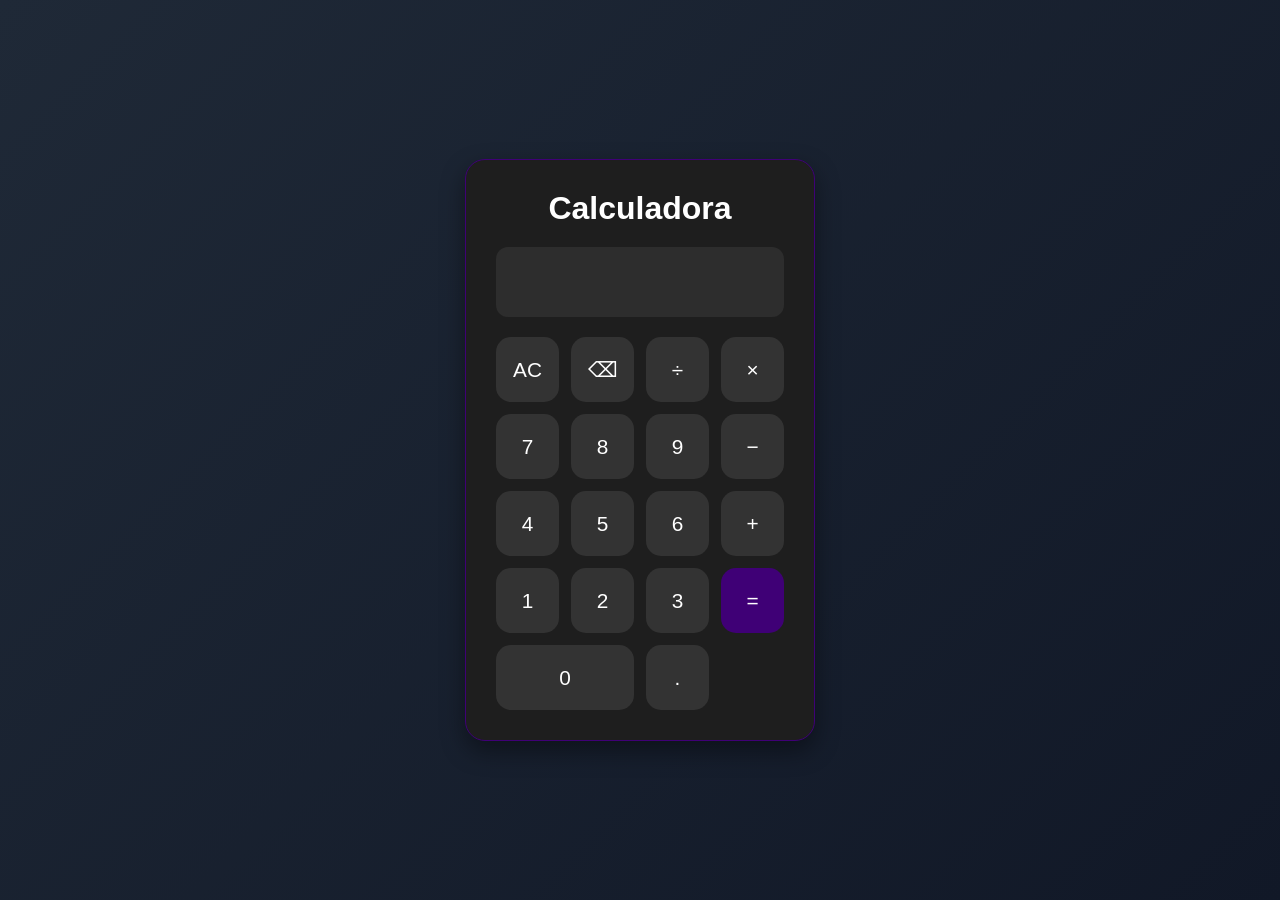
<file: Calculadora/index.html>
<!DOCTYPE html>
<html lang="pt-BR">
<head>
    <meta charset="UTF-8">
    <meta name="viewport" content="width=device-width, initial-scale=1.0">
    <title>Calculadora</title>
    <link rel="stylesheet" href="style.css">
</head>
<body>

    <div class="calculadora">
        <h1>Calculadora</h1>

        <input type="text" id="resultado" readonly>

        <div class="botoes">
            <button onclick="limpar()">AC</button>
            <button onclick="apagar()">⌫</button>
            <button onclick="adicionar('/')">÷</button>
            <button onclick="adicionar('*')">×</button>

            <button onclick="adicionar('7')">7</button>
            <button onclick="adicionar('8')">8</button>
            <button onclick="adicionar('9')">9</button>
            <button onclick="adicionar('-')">−</button>

            <button onclick="adicionar('4')">4</button>
            <button onclick="adicionar('5')">5</button>
            <button onclick="adicionar('6')">6</button>
            <button onclick="adicionar('+')">+</button>

            <button onclick="adicionar('1')">1</button>
            <button onclick="adicionar('2')">2</button>
            <button onclick="adicionar('3')">3</button>
            <button class="igual" onclick="calcular()">=</button>

            <button class="zero" onclick="adicionar('0')">0</button>
            <button onclick="adicionar('.')">.</button>
        </div>
    </div>

<script>
    const resultado = document.getElementById("resultado");

    function adicionar(valor) {
        resultado.value += valor;
    }

    function limpar() {
        resultado.value = "";
    }

    function apagar() {
        resultado.value = resultado.value.slice(0, -1);
    }

    function calcular() {
        try {
            resultado.value = eval(resultado.value);
        } catch {
            resultado.value = "Erro";
        }
    }
</script>

</body>
</html>
</file>
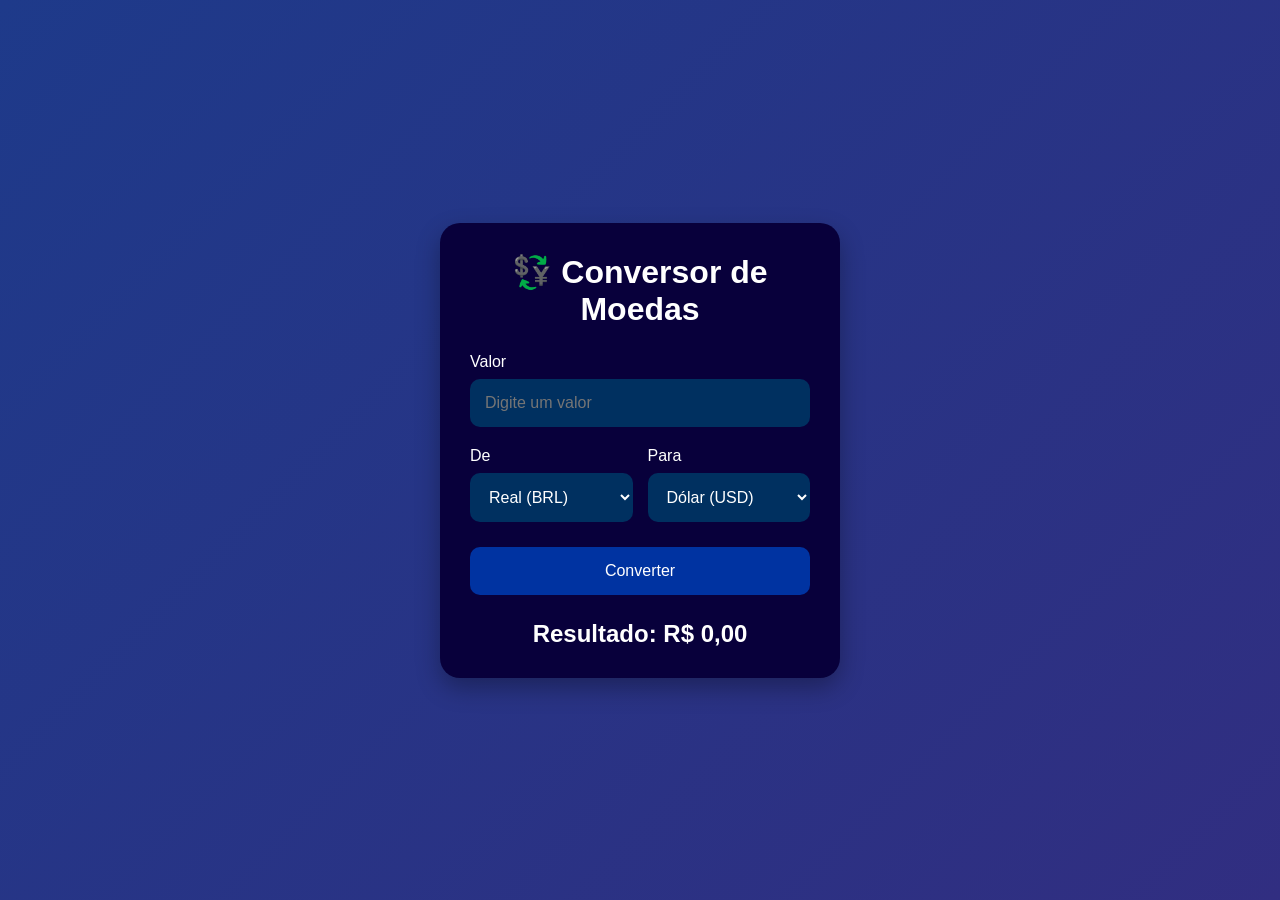
<file: Conversor-Moedas/index.html>
<!DOCTYPE html>
<html lang="pt-BR">
<head>
    <meta charset="UTF-8">
    <meta name="viewport" content="width=device-width, initial-scale=1.0">
    <title>Conversor de Moedas</title>
    <link rel="stylesheet" href="style.css">
</head>
<body>

    <main class="container">

        <h1>💱 Conversor de Moedas</h1>

        <div class="campo">
            <label>Valor</label>
            <input type="number" id="valor" placeholder="Digite um valor">
        </div>

        <div class="moedas">

            <div>
                <label>De</label>
                <select id="de">
                    <option value="BRL">Real (BRL)</option>
                    <option value="USD">Dólar (USD)</option>
                    <option value="EUR">Euro (EUR)</option>
                    <option value="GBP">Libra (GBP)</option>
                </select>
            </div>

            <div>
                <label>Para</label>
                <select id="para">
                    <option value="USD">Dólar (USD)</option>
                    <option value="BRL">Real (BRL)</option>
                    <option value="EUR">Euro (EUR)</option>
                    <option value="GBP">Libra (GBP)</option>
                </select>
            </div>

        </div>

        <button id="converter">Converter</button>

        <div class="resultado">
            <h2 id="resultado">Resultado: R$ 0,00</h2>
        </div>

    </main>

    <script src="script.js"></script>

</body>
</html>
</file>
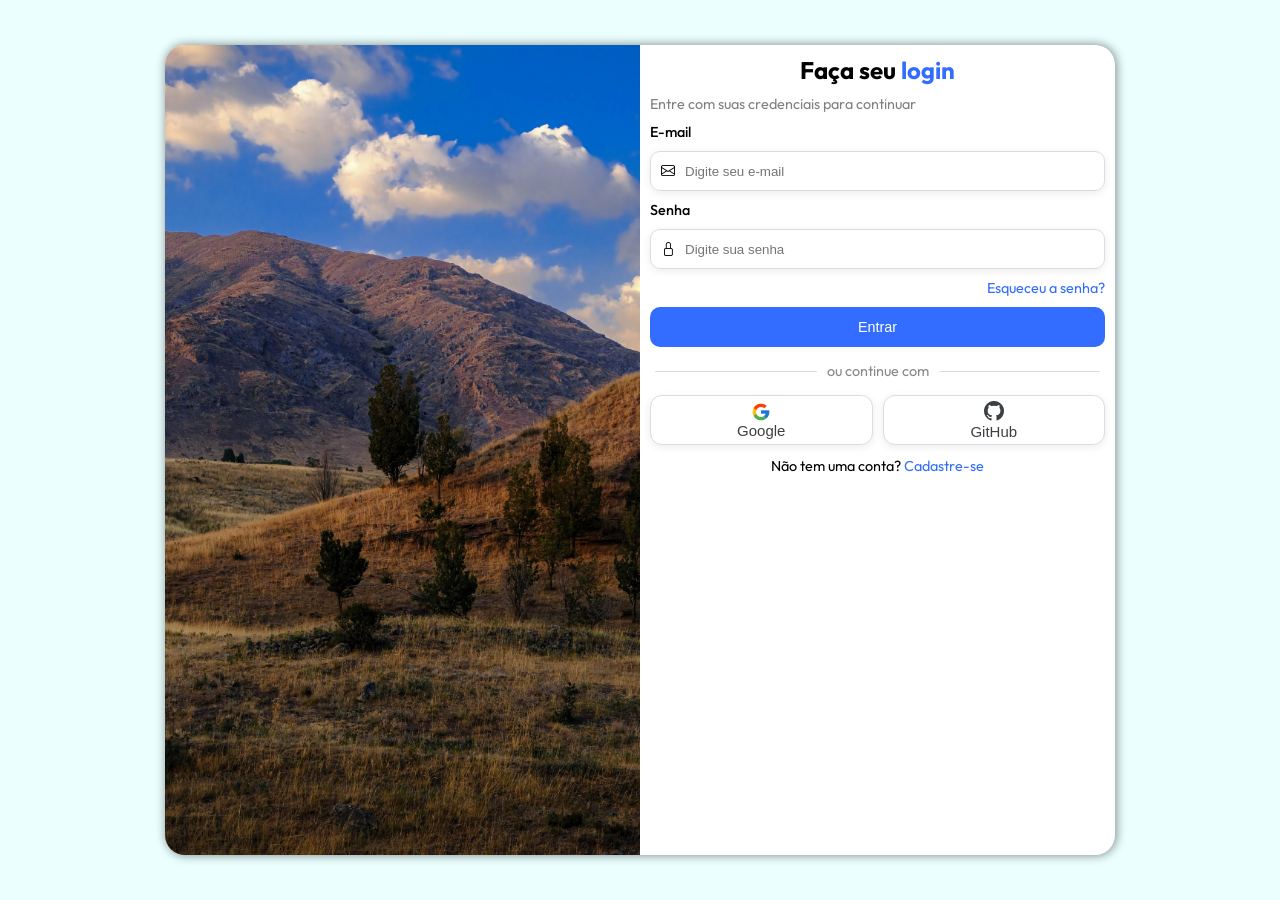
<file: Landing-page/index.html>
<!DOCTYPE html>
<html lang="pt-br">
<head>
    <meta charset="UTF-8">
    <meta name="viewport" content="width=device-width, initial-scale=1.0">
    <title>Página de Login</title>
    <link rel="stylesheet" href="style.css">
    <link rel="stylesheet" href="media-queries.css">
    <link rel="stylesheet" href="https://cdn.jsdelivr.net/npm/bootstrap-icons@1.13.1/font/bootstrap-icons.min.css">
</head>
<body>
     <main>
        <section id="login">
            <div id="imagem">

            </div>
            <div id="formulario">
                <h1>Faça seu <span style="color: #336dff">login</span></h1>
                <p>Entre com suas credenciais para continuar</p>
                <form action="login.php" method="post">
                    <label for="ilogin">E-mail</label>
                    <div class="campo">
                        <i class="bi bi-envelope"></i>
                        <input type="email" name="login" id="ilogin" placeholder="Digite seu e-mail" autocomplete="email" required maxlength="30">
                    </div>
                    <label for="isenha">Senha</label>
                    <div class="campo">
                        <i class="bi bi-lock"></i>
                        <input type="password" name="senha"  id="isenha" placeholder="Digite sua senha" autocomplete="current-password" required minlength="8" maxlength="20">
                    </div>
                    <a class="esq-senha" href="">Esqueceu a senha?</a>
                    <input type="submit" value="Entrar">
                 <div class="divisor">
                <p class="ou-continue-com">ou continue com</p>
                </div>
                <div class="social-buttons">
                    <button type="button" class="google-btn" onclick="alert('Funcionalidade em desenvolvimento')">
                        <img src="imagens/botao-google.png" alt="">
                        Google
                    </button>
                     <button type="button" class="github-btn" onclick="alert('Funcionalidade em desenvolvimento')">
                        <i class="bi bi-github"></i>
                        <span>GitHub</span>
                    </button>
                </div>
                <p class="criar-conta">Não tem uma conta?<a href="#"> Cadastre-se</a></p>
                </form>
                
               
            </div>
        </section>

     </main>
</body>
</html>
</file>
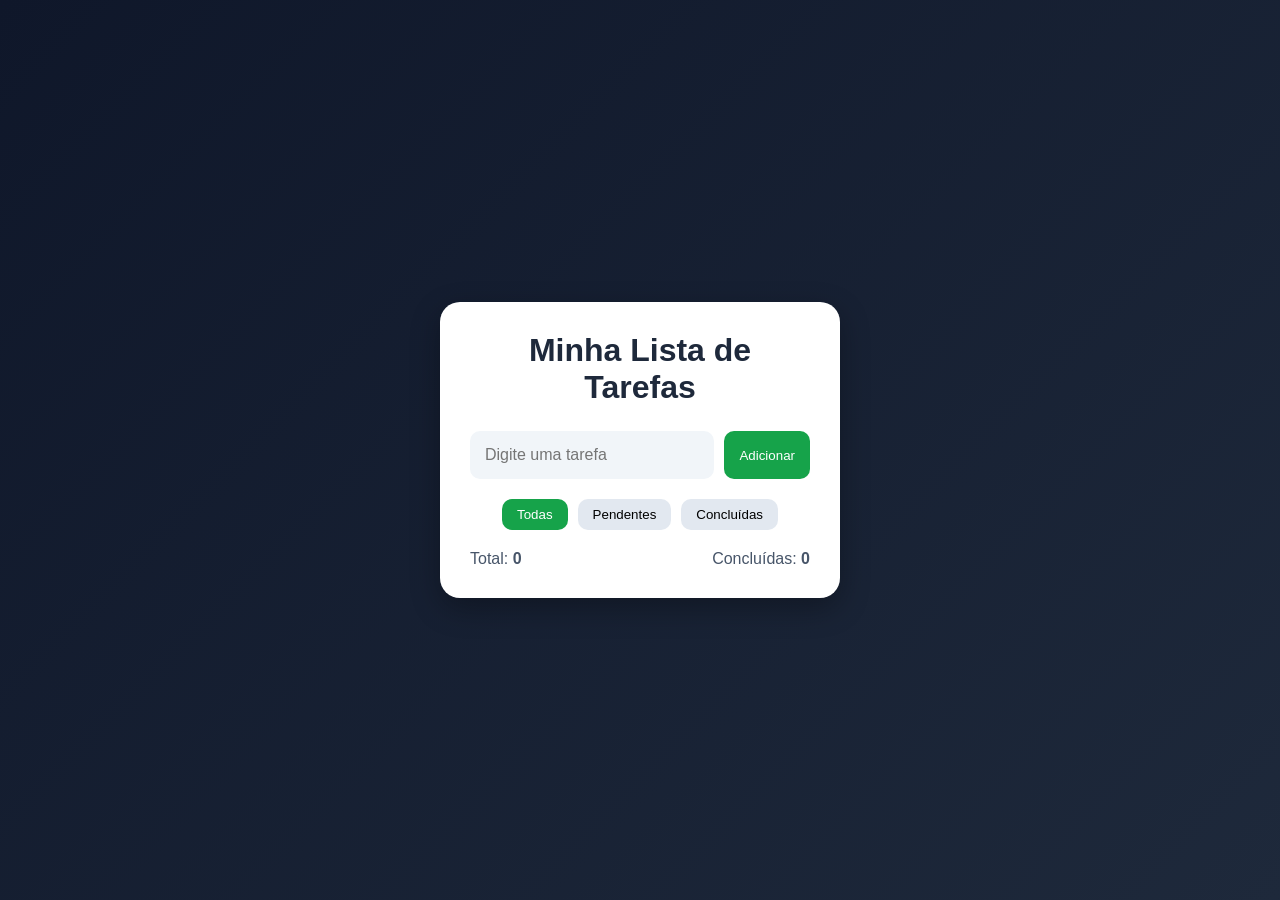
<file: Lista-tarefas/index.html>
<!DOCTYPE html>
<html lang="pt-BR">
<head>
    <meta charset="UTF-8">
    <meta name="viewport" content="width=device-width, initial-scale=1.0">
    <title>Lista de Tarefas</title>
    <link rel="stylesheet" href="style.css">
</head>
<body>

    <main class="container">
        <h1>Minha Lista de Tarefas</h1>

        <div class="input-area">
            <input type="text" id="tarefaInput" placeholder="Digite uma tarefa">
            <button id="btnAdicionar">Adicionar</button>
        </div>

        <div class="filtros">
            <button class="filtro ativo" data-filtro="todas">Todas</button>
            <button class="filtro" data-filtro="pendentes">Pendentes</button>
            <button class="filtro" data-filtro="concluidas">Concluídas</button>
        </div>

        <ul id="listaTarefas"></ul>

        <div class="rodape">
            <span>Total: <strong id="total">0</strong></span>
            <span>Concluídas: <strong id="concluidas">0</strong></span>
        </div>
    </main>

    <script src="script.js"></script>
</body>
</html>
</file>
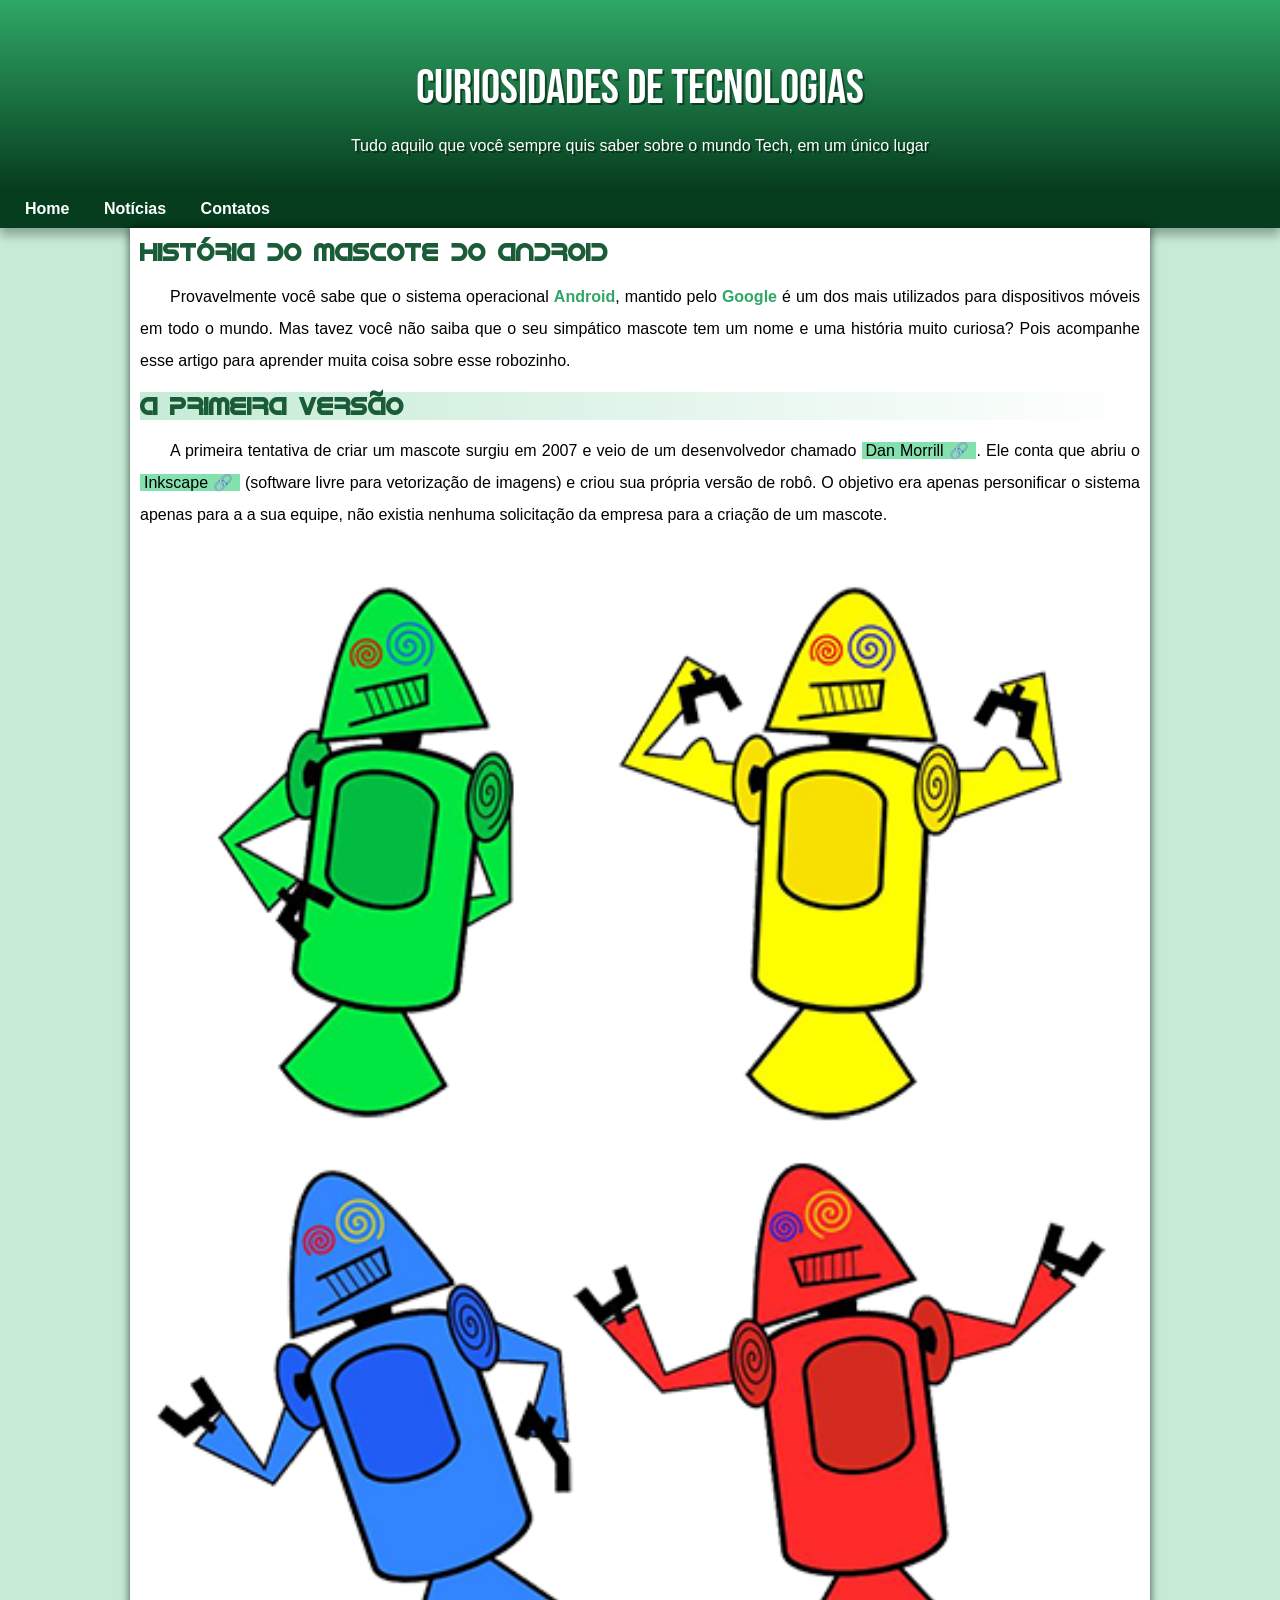
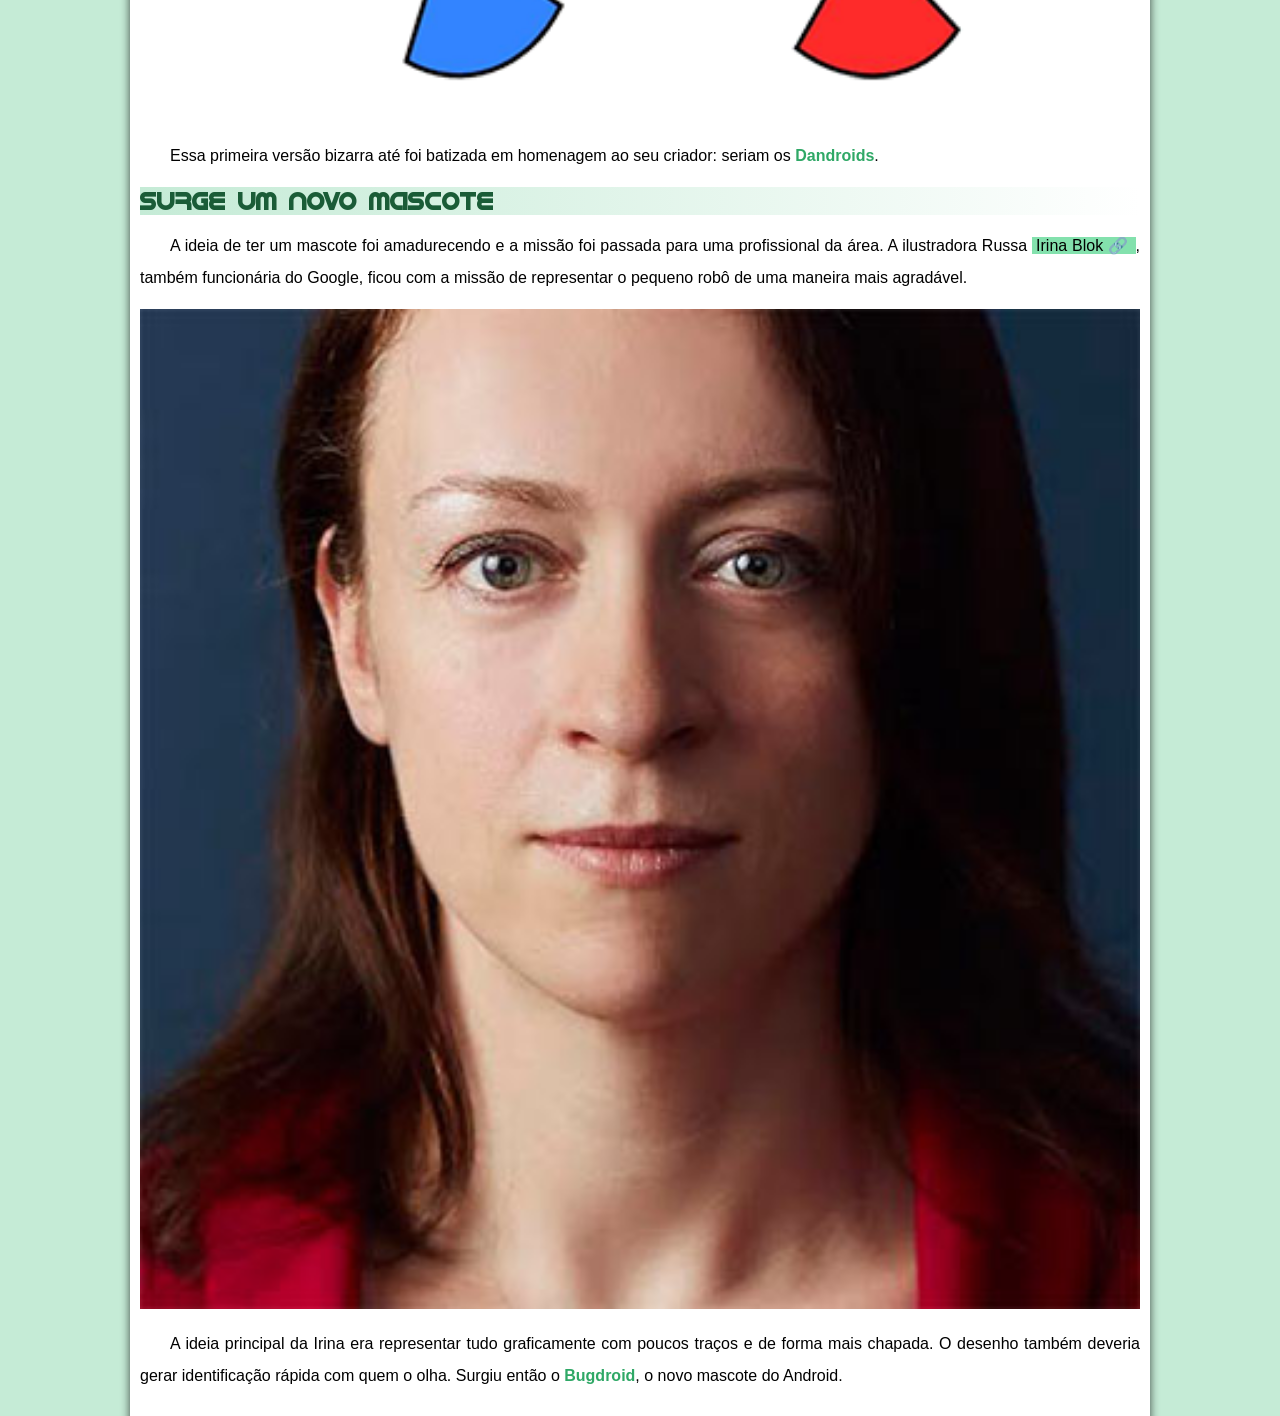
<file: Projeto-Android/index.html>
<!DOCTYPE html>
<html lang="pt-br">
<head>
    <meta charset="UTF-8">
    <meta name="viewport" content="width=device-width, initial-scale=1.0">
    <title>Mini Projeto</title>
    <link rel="stylesheet" href="https://cdnjs.cloudflare.com/ajax/libs/font-awesome/6.5.1/css/all.min.css">
    <link rel="stylesheet" href="estilo/style.css">
<link rel="shortcut icon" href="imagens/favicon.ico" type="image/x-icon">
</head>
<body>
    <header>
        <h1>CURIOSIDADES DE TECNOLOGIAS</h1>
        <p>Tudo aquilo que você sempre quis saber sobre o mundo Tech, em um único lugar</p>
    </header>
      <nav>
            <a href="#">Home</a> 
            <a href="#">Notícias</a>
            <a href="#">Contatos</a>
        </nav>
    <main>
        <article>
            <h1>História do Mascote do Android</h1>

            <p>Provavelmente você sabe que o sistema operacional <strong>Android</strong>, mantido pelo <strong>Google</strong> é um dos mais utilizados para dispositivos móveis em todo o mundo. Mas tavez você não saiba que o seu simpático mascote tem um nome e uma história muito curiosa? Pois acompanhe esse artigo para aprender muita coisa sobre esse robozinho.</p>

            <h2>A primeira versão</h2>

            <p>A primeira tentativa de criar um mascote surgiu em 2007 e veio de um desenvolvedor chamado <a class="externo"href="https://androidcommunity.com/dan-morrill-shows-us-the-android-mascot-that-almost-was-20130103/" target="_blank" type="external">Dan Morrill</a>. Ele conta que abriu o <a class="externo"href="https://inkscape.org/release/inkscape-1.4.2/windows/64-bit/msi/dl/" target="_blank" type="external">Inkscape</a> (software livre para vetorização de imagens) e criou sua própria versão de robô. O objetivo era apenas personificar o sistema apenas para a a sua equipe, não existia nenhuma solicitação da empresa para a criação de um mascote.</p>

            <picture>
                <source media="(max-width:750px)" srcset="imagens/dan-droids-pq.png" type="image/png">
                <img src="imagens/dan-droids.png" alt="Primeiro mascote do android">
            </picture>

            <p>Essa primeira versão bizarra até foi batizada em homenagem ao seu criador: seriam os <strong>Dandroids</strong>.</p>

            <h2>Surge um novo mascote</h2>

            <p>A ideia de ter um mascote foi amadurecendo e a missão foi passada para uma profissional da área. A ilustradora Russa <a class="externo"href="https://www.irinablok.com/" target="_blank" type="external">Irina Blok</a>, também funcionária do Google, ficou com a missão de representar o pequeno robô de uma maneira mais agradável.</p>

            <picture>
                <source media="(max-width: 750px )" srcset="imagens/irina-blok-pq.jpg" type="image/png">
                <img src="imagens/irina-blok.jpg" alt="IrinaBlock criadora">
            </picture>

            <p>A ideia principal da Irina era representar tudo graficamente com poucos traços e de forma mais chapada. O desenho também deveria gerar identificação rápida com quem o olha. Surgiu então o <strong>Bugdroid</strong>, o novo mascote do Android.</p>

            <img class="bugd" src="imagens/bugdroid.png" alt="Novo mascote android">

            <p>A principal inspiração para os traços do novo Bugdroid veio daqueles bonequinhos que ilustram portas de banheiro para indicar o gênero de cada porta. Conta a lenda que a artista estava criando em sua mesa no escritório do Google e olhou para o lado dos banheiros e a identificação foi imediata: simples, limpo, objetivo.</p>

            
                <div id="video"><iframe width="560" height="315" src="https://www.youtube.com/embed/5K4pEk19nhs?si=qgjiia6gm9ScZ9Y1" title="YouTube video player" frameborder="0" allow="accelerometer; autoplay; clipboard-write; encrypted-media; gyroscope; picture-in-picture; web-share" referrerpolicy="strict-origin-when-cross-origin" allowfullscreen></iframe></div>
            
            
            <aside>
                <h3>Quer aprender mais?</h3>
                <p>Outro assunto curioso em relação ao Android é que cada versão sempre foi nomeada em homenagem a um doce, em ordem alfabética a partir da versão 1.5 até a 9.0.</p>
                <ul>
                    <li><abbr title="Bolo do copo">1.5 - Cupcake</abbr></li>
                    <li><abbr title="Rosquinha">1.6 - Donut</abbr></li>
                    <li><abbr title="Bomba">3.0 - Eclair</abbr></li>
                    <li><abbr title="Iogurte Congelado">2.2 - Froyo</abbr></li>
                    <li><abbr title="Biscoito de Gemgibre">2.3 - Gingerbread</abbr> </li>
                    <li><abbr title="Favo de Mel">3.0 - Honeycomb</abbr></li>
                    <li><abbr title="Sanduiche de Sorvete">4.0 - Ice Cream Sandwich</abbr></li>
                    <li><abbr title="Jujuba">4.1 - Jelly Bean</abbr></li>
                    <li><abbr title="KitKat">4.4 - KitKat</abbr></li>
                    <li><abbr title="Pirulito">5.0 - Lolipop</abbr></li>
                    <li><abbr title="Marshmallow">6.0 - Marshmallow</abbr></li>
                    <li><abbr title="Torrone">7.0 - Nougat</abbr></li>
                    <li><abbr title="Oreo">8.0 - Oreo</abbr></li>
                    <li><abbr title="Torta">9.0 - Pie</abbr></li>
                </ul>
                <p>
                    Infelizmente, o <strong>Android Q</strong> não existiu, pois o Google resolveu pôr fim a essa divertida prática e começou a usar numerações, o que deu origem ao Android 10.
                    Acesse aqui o site <a class="externo" href="https://www.android.com/why-android/" target="_blank" type="external">Android History</a> para conhecer a sequência das versões "adocicadas" e o que cada uma trouxe para o sistema Android.</p>
               
            </aside>
                <p>Então é isso! Espero que você tenha gostado do nosso artigo com essa curiosidade sobre o sistema <strong>Android</strong> e seu simpático mascote.  </p>
        </article>
    </main>
    <footer>
        <p>Site criado por <strong>Gustavo Guanabara </strong>.</p>
    </footer>
    
    
</body>
</html>
</file>
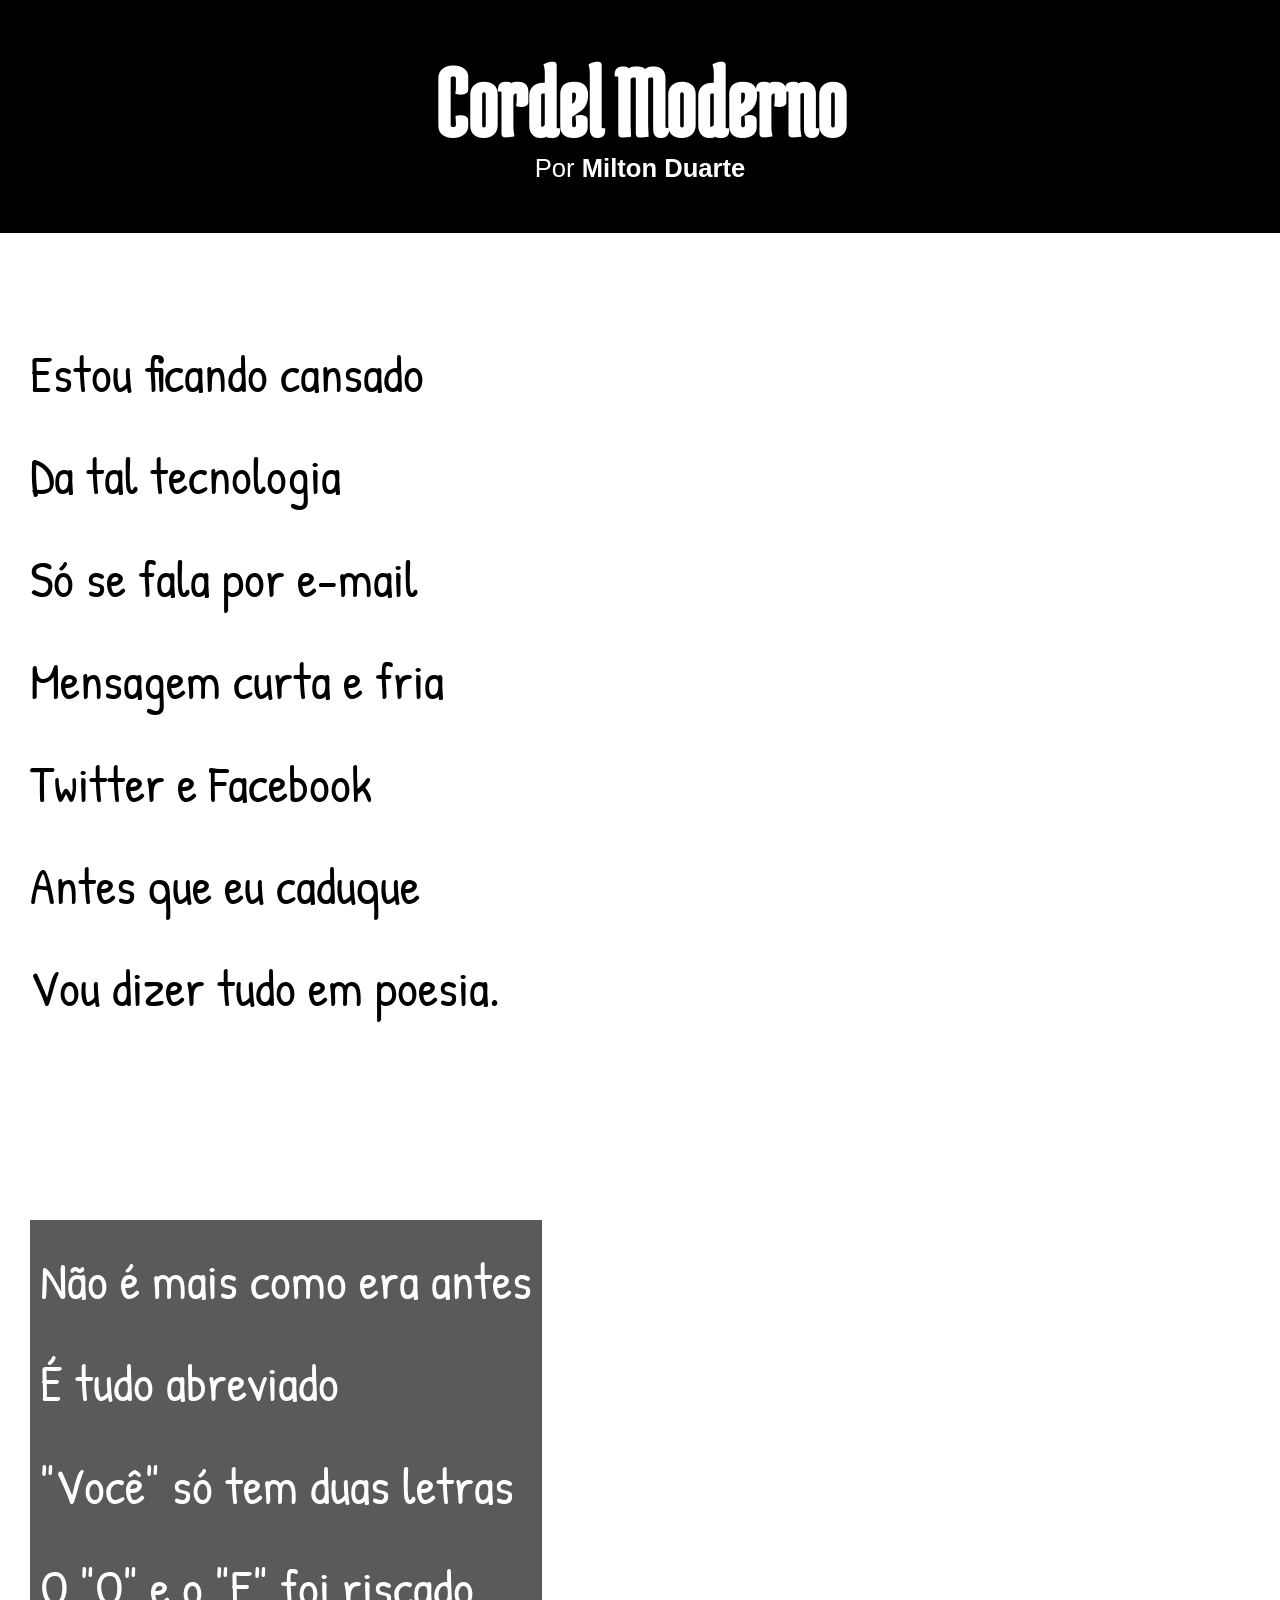
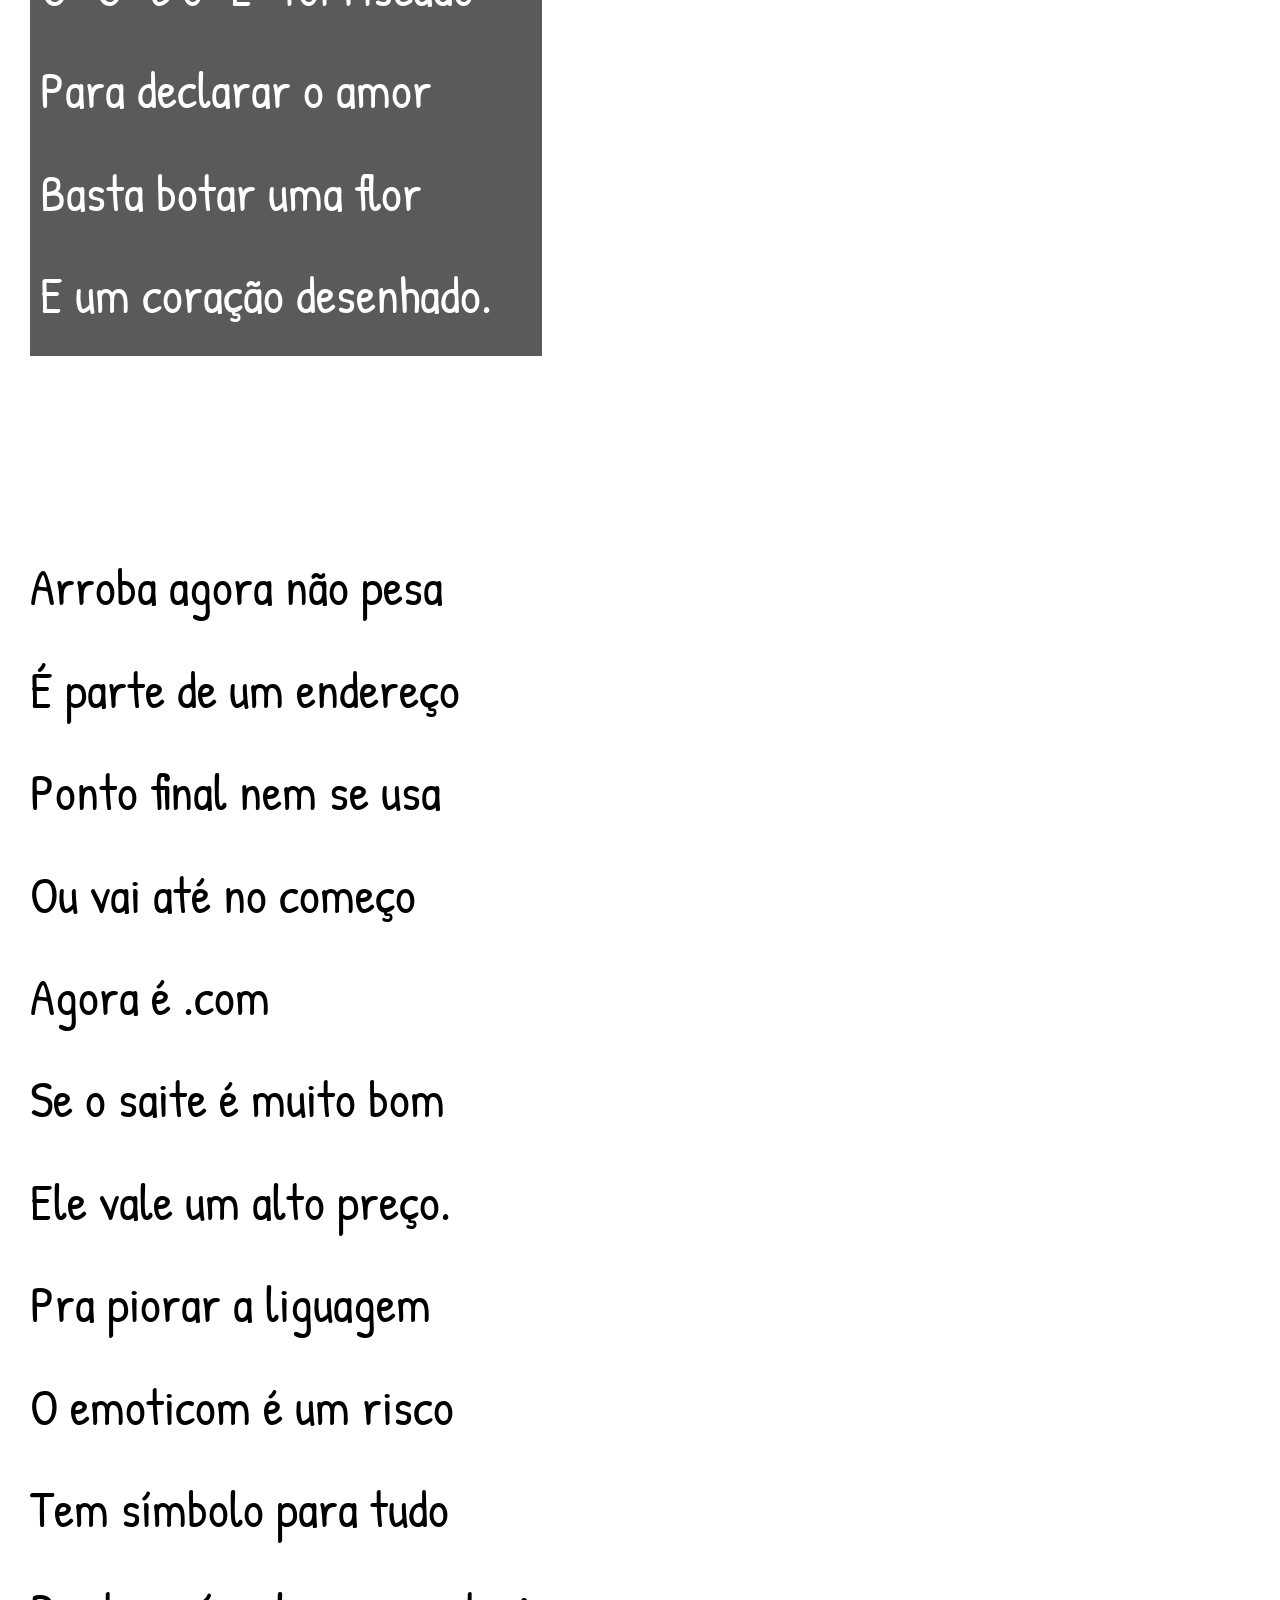
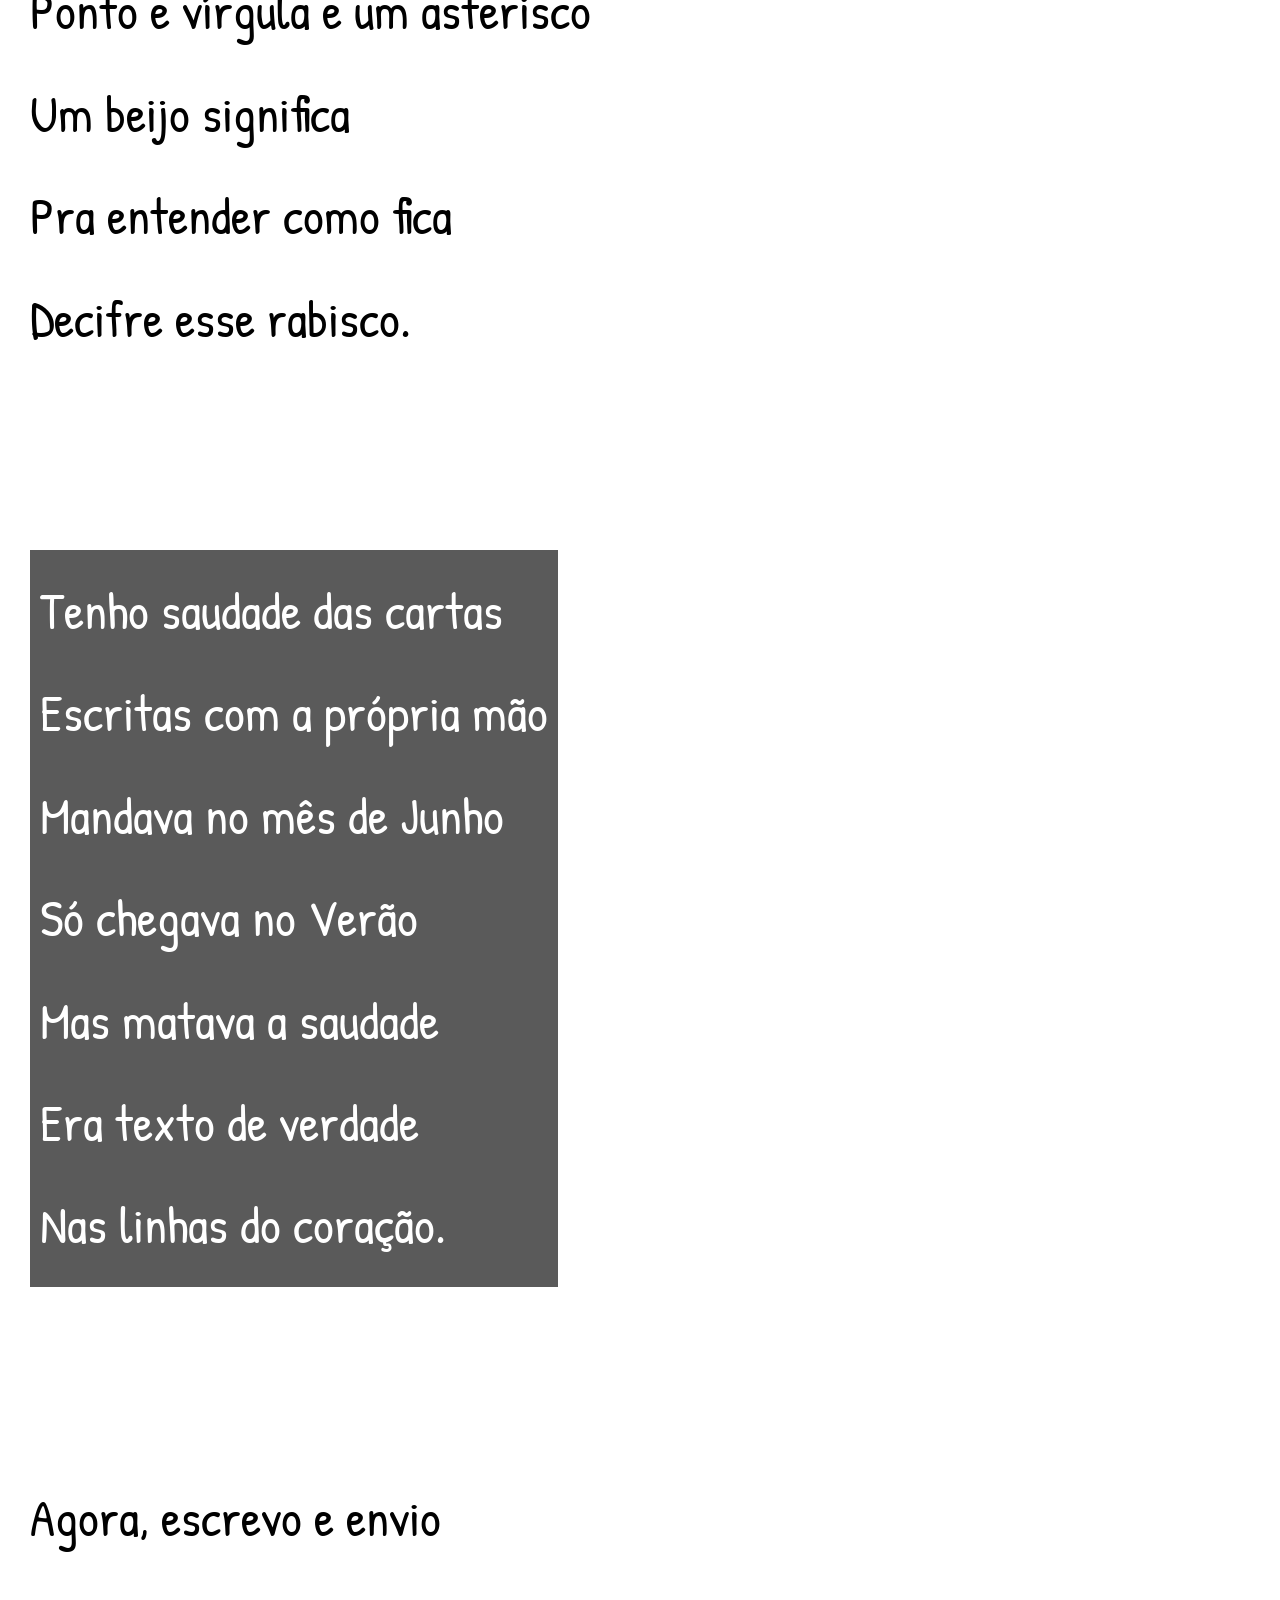
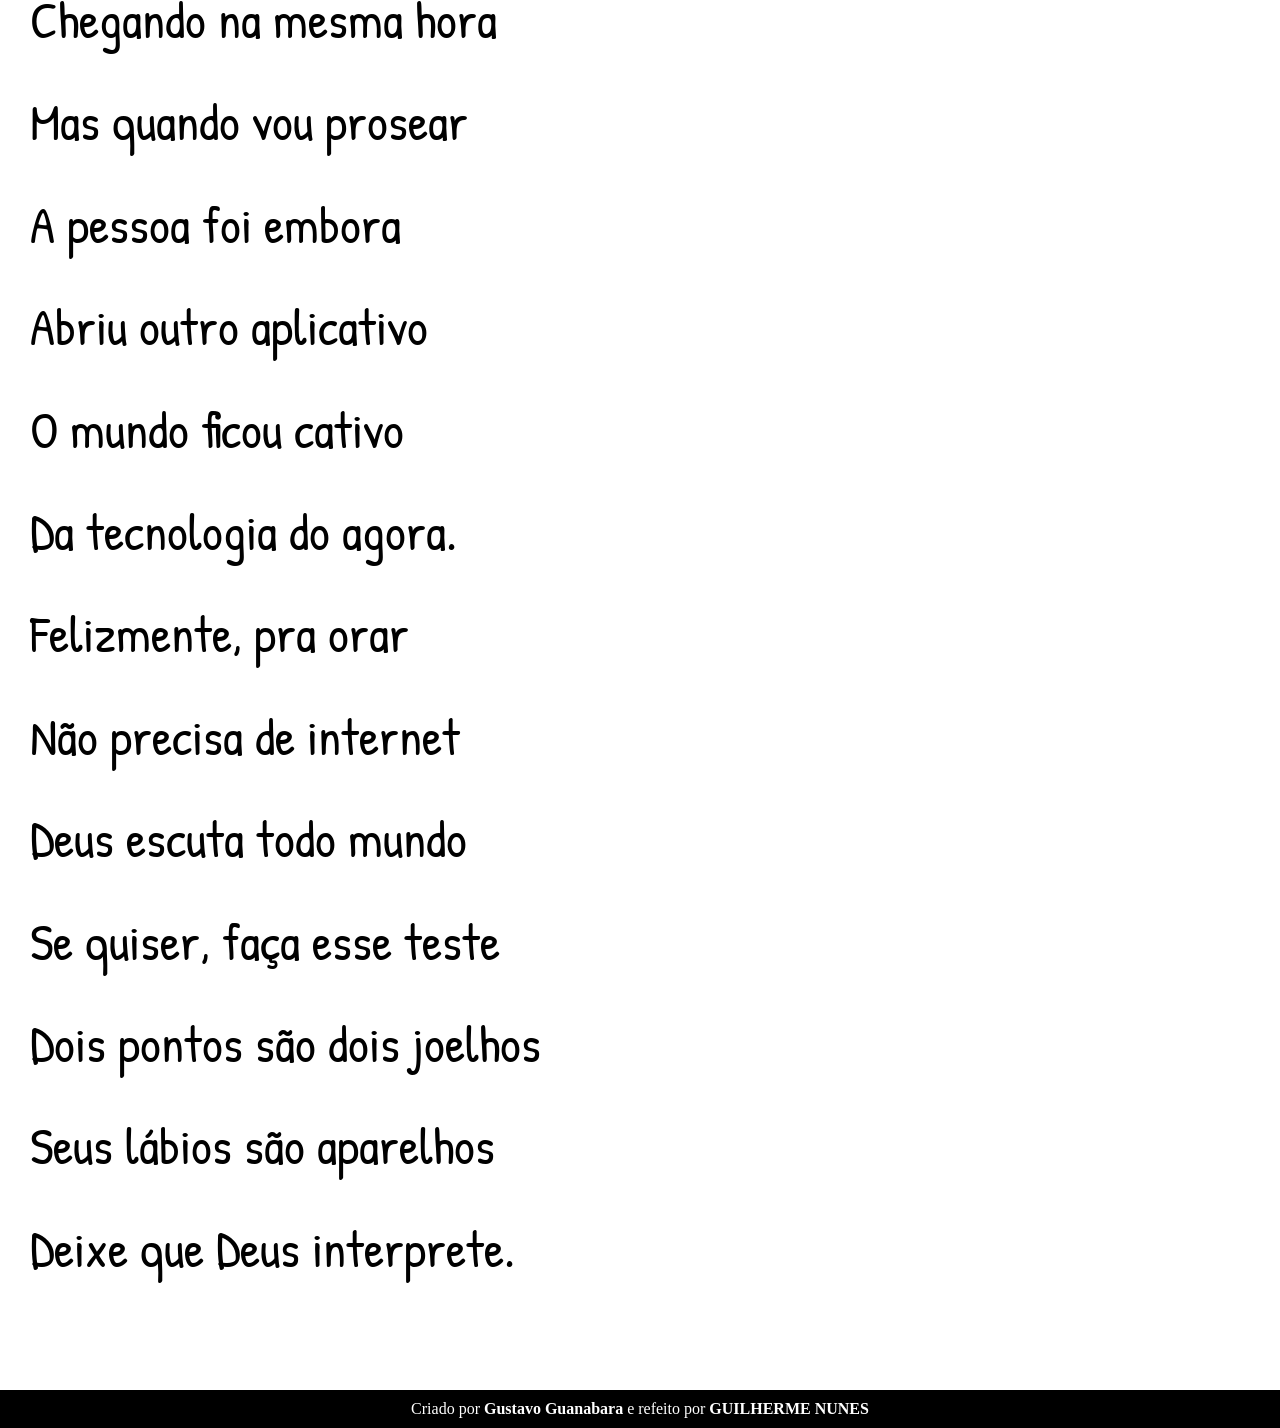
<file: Projeto-Cordel/index.html>
<!DOCTYPE html>
<html lang="pt-br">

<head>
    <meta charset="UTF-8">
    <meta name="viewport" content="width=device-width, initial-scale=1.0">
    <title>Cordel Moderno</title>

    <link rel="stylesheet" href="style.css">
</head>

<body>
    <header>
        <h1>Cordel Moderno</h1>
        <p>Por <a href="https://www.recantodasletras.com.br/poesias/3186743" target="_blank"
                type="external"><strong>Milton Duarte</strong></a></p>
    </header>
    <main>
        <section class="normal">
            <p> Estou ficando cansado <br>
                Da tal tecnologia <br>
                Só se fala por e-mail <br>
                Mensagem curta e fria <br>
                Twitter e Facebook <br>
                Antes que eu caduque <br>
                Vou dizer tudo em poesia.</p>
        </section>


        <section class="imagem" id="img01">
            <p class="caixa">Não é mais como era antes <br>
                É tudo abreviado <br>
                "Você" só tem duas letras <br>
                O "O" e o "E" foi riscado <br>
                Para declarar o amor <br>
                Basta botar uma flor <br>
                E um coração desenhado.</p>
        </section>

        <section class="normal">
            <p>Arroba agora não pesa <br>
                É parte de um endereço <br>
                Ponto final nem se usa <br>
                Ou vai até no começo <br>
                Agora é .com <br>
                Se o saite é muito bom <br>
                Ele vale um alto preço. <br>
        
                Pra piorar a liguagem <br>
                O emoticom é um risco <br>
                Tem símbolo para tudo <br>
                Ponto e vírgula e um asterisco <br>
                Um beijo significa <br>
                Pra entender como fica <br>
                Decifre esse rabisco.</p>
        </section>

        <section class="imagem" id="img02">
            <p>Tenho saudade das cartas <br>
                Escritas com a própria mão <br>
                Mandava no mês de Junho <br>
                Só chegava no Verão <br>
                Mas matava a saudade <br>
                Era texto de verdade <br>
                Nas linhas do coração.</p>
        </section>
        <section class="normal">
            <p>
                Agora, escrevo e envio <br>                                                      
                Chegando na mesma hora <br>
                Mas quando vou prosear <br>
                A pessoa foi embora <br>
                Abriu outro aplicativo <br>
                O mundo ficou cativo <br>
                Da tecnologia do agora. <br>

                Felizmente, pra orar <br>
                Não precisa de internet <br>
                Deus escuta todo mundo <br>
                Se quiser, faça esse teste <br>
                Dois pontos são dois joelhos <br>
                Seus lábios são aparelhos <br>
                Deixe que Deus interprete. <br>
            </p>

        </section>

    </main>
    <footer>
        Criado por <strong>Gustavo Guanabara</strong> e refeito por <strong><a
                href="https://github.com/guilhermenolv2-maker?tab=repositories" target="_blank"
                type="external">GUILHERME NUNES</a></strong>
    </footer>

</body>

</html>
</file>
<file: Calculadora/style.css>
@charset "UTF-8";

*{
    margin:0;
    padding:0;
    box-sizing:border-box;
    font-family: Arial, Helvetica, sans-serif;
}

body{
    display:flex;
    justify-content:center;
    align-items:center;
    min-height:100vh;
    background: linear-gradient(135deg,#1f2937,#111827);
}

.calculadora{
    background-color:#1e1e1e;
    border: 1px solid rgb(63, 0, 118);
    padding:30px;
    border-radius:20px;
    box-shadow:0 10px 25px rgba(0,0,0,.4);
    width:350px;
}

h1{
    color:white;
    text-align:center;
    margin-bottom:20px;
}

#resultado{
    width:100%;
    height:70px;
    border:none;
    border-radius:12px;
    background:#2d2d2d;
    color:white;
    font-size:2em;
    text-align:right;
    padding:15px;
    margin-bottom:20px;
}

.botoes{
    display:grid;
    grid-template-columns:repeat(4,1fr);
    gap:12px;
}

button{
    height:65px;
    border:none;
    border-radius:15px;
    font-size:1.3em;
    cursor:pointer;
    background:#333;
    color:white;
    transition:.2s;
}

button:hover{
    background:#4b5563;
    transform:scale(1.05);
}

.igual{
    background:rgb(63, 0, 118);
    grid-row:span 2;
}

.igual:hover{
    background:rgb(89, 0, 167);
}

.zero{
    grid-column:span 2;
}
</file>
<file: Conversor-Moedas/style.css>
*{
    margin:0;
    padding:0;
    box-sizing:border-box;
    font-family:Arial, Helvetica, sans-serif;
}

body{
    min-height:100vh;
    display:flex;
    justify-content:center;
    align-items:center;
    background:linear-gradient(135deg,#1e3a8a,#312e81);
    color: white;
}

.container{
    width:400px;
    background:rgb(8, 0, 59);
    padding:30px;
    border-radius:20px;
    box-shadow:0 10px 25px rgba(0,0,0,.3);
}

h1{
    text-align:center;
    margin-bottom:25px;
    color:white;
}

.campo{
    display:flex;
    flex-direction:column;
    gap:8px;
}

input, select{
    padding:15px;
    border:none;
    background:#003060;
    border-radius:10px;
    font-size:1rem;
    color: white;
}

.moedas{
    display:flex;
    gap:15px;
    margin-top:20px;
    color: white;
}

.moedas div{
    flex:1;
    display:flex;
    flex-direction:column;
    gap:8px;
    
}

button{
    width:100%;
    padding:15px;
    border:none;
    background:#0033a1;
    color:white;
    border-radius:10px;
    margin-top:25px;
    font-size:1rem;
    cursor:pointer;
    transition:.3s;
}

button:hover{
    background:#1d4ed8;
}

.resultado{
    margin-top:25px;
    text-align:center;
}

h2{
    color:white;
}
</file>
<file: Landing-page/style.css>
@charset "UTF-8";
@import url('https://fonts.googleapis.com/css2?family=Outfit:wght@100..900&display=swap');
*{
    padding: 0px;
    margin: 0px;
    box-sizing: border-box;
}
body{
    background-color: rgb(235, 255, 255);
      font-family: "Outfit", sans-serif;
  font-optical-sizing: auto;
  font-weight: 400;
  font-style: normal;
  min-height: 100vh;
  width: 100vw;
}
section{
    position: absolute;
    top: 50%;
    left: 50%;
    transform: translate(-50%, -50%);
    height: 90vh;
    overflow: hidden;
    background-color: white;
    width: 300px;
    border-radius: 20px;
    box-shadow: 1px 0px 10px 1px rgba(0, 0, 0, 0.411);
    transition: width .2s, height .2s;
    transition-timing-function: ease;
}

#imagem{
    background-image: url(imagens/background.jpg);
    background-size: cover;
    height: 200px;
    background-position: center center;
    display: block;
    
}
main{
    position: relative;
    height: 100vh;
    width: 100vw;
}
#formulario{
    display: block;
    padding: 10px;
}
input[type=submit]{
    display: block;
    background-color: #336dff;
    color: white;
    border-radius: 10px;
    font-size: 0.9em;
    width: 100%;
    height: 40px;
    border: none;
    position: relative;
}
input[type=submit]:hover{
    background-color: #0038c7;
    cursor: pointer;
    transform: translateY(-2px);
    transition: all .3s ease;
    box-shadow: 0 4px 12px rgba(0,0,0,.15);
}
.campo{
    height: 40px;
    border-radius: 10px;
    margin: 10px 0;
    display: flex;
    align-items: center;
    border: 1px solid #dadce0;
box-shadow: 0 2px 8px rgba(0,0,0,.08);
}
.campo i{
    color: rgb(0, 0, 0);
    margin-left: 10px;
    margin-right: 10px;
    font-size: 0.9em;
    
}
.campo input{
    flex: 1;
    height: 100%;
    border: none;
    outline: none;
    background: transparent;
}

.campo:focus-within{
    transform: translateY(-2px);
    box-shadow: 0 4px 12px rgba(0,0,0,.15);
}
#formulario > h1 {
    text-align: center;
}
#formulario > p{
    font-size: 0.9em;
    text-align: left;
    padding: 10px 0px;
    color: rgba(0, 0, 0, 0.497);
}
label{
    display: block;
    margin-bottom: 5px;
    font-size: 0.9em;
    font-weight: 500;
}
.esq-senha{
  display: block;
    text-align: right;
font-size: 0.9em;
margin-bottom: 10px;

text-decoration: none;
    color: #336dff;
}
.ou-continue-com{
    font-size: 0.9em;
    text-align: center;
    padding: 10px;
}
.criar-conta{
    font-size: 0.9em;
    padding: 12px;
    text-align: center;
}
.criar-conta > a{
    text-decoration: none;
    color: #336dff;
}
.criar-conta > a:hover{
    color: #0038c7;
    text-decoration: underline;  
}
.esq-senha:hover{
    color: #0038c7;
    text-decoration: underline;
}
.google-btn,.github-btn{
    padding: 12px 20px;
    border: 1px solid #dadce0;
    border-radius: 12px;
    background-color: #fff;
    color: #3c4043;
    font-size: 15px;
    font-weight: 500;
    font-family: Arial, sans-serif;
    cursor: pointer;
    transition: all .3s ease;
    box-shadow: 0 2px 8px rgba(0,0,0,.08);
}

.google-btn:hover{
    background-color: #e9e9e9b9;
    box-shadow: 0 4px 12px rgba(0,0,0,.15);
    transform: translateY(-2px);
}

.google-btn:active{
    transform: translateY(0);
}

.google-btn img{
    width: 20px;
    height: 20px;
}

.github-btn:hover{
    background-color: #e9e9e9b9;
    box-shadow: 0 4px 12px rgba(0,0,0,.15);
    transform: translateY(-2px);
}

.github-btn:active{
    transform: translateY(0);
}


.social-buttons{
    display: flex;
    justify-content: space-between;
    gap: 10px;
}
.google-btn,
.github-btn{
    flex: 1;
    height: 50px;
    display: flex;
    flex-direction: column;
    justify-content: center;
    align-items: center;
}
.github-btn i{
    font-size: 20px;
}
.divisor{
    display:flex;
    align-items:center;
    color:#888;
    padding: 5px;
}
.divisor::before,
.divisor::after{
    content:"";
    flex:1;
    height:1px;
    background:#dadce0;
}
.divisor span{
    padding:0 10px;
}
</file>
<file: Landing-page/media-queries.css>
@charset "UTF-8";
@media screen and (min-width: 768px) and (max-width: 992px){
section{
    width: 90vw;
}
#imagem{
    float: left;
    width: 30%;
    height: 100%;
}
#formulario{
    float: right;
    width: 70%;
}
}
@media screen and (min-width: 992px){
section{
    width: 950px;
}
#imagem{
float: left;
width: 50%;
height: 100%;
}
#formulario{
    float: right;
    width: 50%;
}
}
</file>
<file: Lista-tarefas/style.css>
*{
    margin:0;
    padding:0;
    box-sizing:border-box;
    font-family:Arial, Helvetica, sans-serif;
}

body{
    background: linear-gradient(135deg,#0f172a,#1e293b);
    min-height:100vh;
    display:flex;
    justify-content:center;
    align-items:center;
}

.container{
    width:400px;
    background:#fff;
    border-radius:20px;
    padding:30px;
    box-shadow:0 10px 30px rgba(0,0,0,.3);
}

h1{
    text-align:center;
    margin-bottom:25px;
    color:#1e293b;
}

.input-area{
    display:flex;
    gap:10px;
}

input{
    flex:1;
    padding:15px;
    border:none;
    background:#f1f5f9;
    border-radius:10px;
    font-size:1rem;
}

#btnAdicionar{
    padding:15px;
    border:none;
    background:#16a34a;
    color:white;
    border-radius:10px;
    cursor:pointer;
    transition:.3s;
}

#btnAdicionar:hover{
    background:#2fdc6e;
}

.filtros{
    display:flex;
    justify-content:center;
    gap:10px;
    margin:20px 0;
}

.filtro{
    border:none;
    background:#e2e8f0;
    padding:8px 15px;
    border-radius:10px;
    cursor:pointer;
}

.ativo{
    background:#16a34a;
    color:white;
}

ul{
    list-style:none;
}

li{
    background:#f8fafc;
    padding:15px;
    border-radius:12px;
    margin-bottom:12px;
    display:flex;
    justify-content:space-between;
    align-items:center;
}

li.concluida span{
    text-decoration:line-through;
    color:gray;
}

.acoes{
    display:flex;
    gap:8px;
}

.check{
    background:#16a34a;
}

.delete{
    background:#dc2626;
}

.acoes button{
    border:none;
    color:white;
    width:35px;
    height:35px;
    border-radius:50%;
    cursor:pointer;
}

.rodape{
    margin-top:20px;
    display:flex;
    justify-content:space-between;
    color:#475569;
}
</file>
<file: Projeto-Android/estilo/style.css>
@charset "UTF-8";
@import url('https://fonts.googleapis.com/css2?family=Anta&family=Bebas+Neue&family=Open+Sans:ital,wght@0,300..800;1,300..800&display=swap');
@font-face {
    font-family: "Android";
    src: url('../fontes/idroid.otf') format('opentype');
    font-weight: normal;
}
:root{
    --cor0: #c5ebd6;
    --cor1: #83e1ad;
    --cor2: #3ddc84;
    --cor3: #2fa866;
    --cor4: #1a5c37;
    --cor5: #063d1e;
    --fonte-padrao: Arial, Verdana, Helvetica, Sans-serif;
    --fonte-destaque: 'Bebas Neue', cursive;
    --fonte-android: 'Android', cursive;
}
* {
    margin: 0px;
    padding: 0px;
}
body{
    background-color: #c5ebd6;
    font-family: var(--fonte-padrao) ;
}
header {
     background-color: var(--cor4); 
     min-height: 150px;
     text-align: center;
     padding-top: 40px;
     background-image: linear-gradient(to bottom, #2fa866, #063d1e);
     
}
header > h1 {
    color: white;
    font-family: var(--fonte-destaque);
    padding: 20px;
    font-size: 3em;
    font-weight: normal;
    text-shadow: 2px 2px 0px rgba(0, 0, 0, 0.441);
    
    
}
header > p {
    color: white;
    font-family: var(--fonte-padrao);
    text-shadow: 2px 2px 0px rgba(0, 0, 0, 0.441);
    padding-bottom: 10px;
 
   
}
nav {
    background-color: var(--cor5);  
    box-shadow: 0px 7px 10px rgba(0, 0, 0, 0.314);
    padding: 10px;
    
}
nav > a{
    color: white;
    padding: 15px;
     border-radius: 5px;
    text-decoration: none;
    font-weight: bold;
    transition-duration: .5s;
    font-size: clamp(7px, 2vw, 16px);

}
nav > a:hover{
    background-color: #2fa866;
    color: #063d1e;
   
}
a.externo::after{
    content: '\00a0\1f517';
}
main {
    
    min-width: 300px;
    max-width: 1000px;
    margin: auto;
    background-color: white;
    padding: 10px;
    box-shadow: 0px 0px 10px rgba(0, 0, 0, 0.701);
    border-bottom-left-radius: 10px ;
    border-bottom-right-radius: 10px ;
}
main  h1 {
    color: var(--cor4);
    font-family: var(--fonte-android)
}
main  h2 {
    font-family: var(--fonte-android);
    color: #1a5c37;
    background-image: linear-gradient(to right, #c5ebd6, white);
}
main p {
    margin: 15px 0px;
    text-align: justify;
    text-indent: 30px;
    line-height: 2em;
    font-size: 1em;

}
main a{
    background-color: #83e1ad;
    color: black;
    text-decoration: none;
    padding-left: 4px;
    padding-right: 7px;
}
main a:hover{
    text-decoration: underline;
    color: #1a5c37;}
main img{
    width: 100%;
}
#video{
background-color: white;
margin: 0px -10px 30px -10px;
padding: 20px;
padding-bottom: 59%;
position: relative;
}
#video > iframe{
    position: absolute;
    top: 5%;
    left: 5%;
    width: 90%;
    height: 90%;
}
strong{
    color: #2fa866;
}
.bugd{
    max-width: 350px;
     display: block;
     margin: auto;
}
aside{
    background-color: #c5ebd6;
    border-radius: 15px;
    padding:10px;
    box-shadow: 3px 3px 8px rgba(0, 0, 0, 0.57);
}
aside > ul{
    list-style-position: inside;
    columns: 2;
    list-style-type: '\2714\00a0\00a0';
    
    
}
aside > h3 {
    background-color: #3ddc84;
    height: 50px;
    color: white;
    padding: 10px;
    font-size: 25px;
    margin: -10px -10px 0px -10px;
    border-radius: 10px 10px 0px 0px;
    
}
aside > p{
    padding-top: 20px;
}
footer {
    background-color: var(--cor5);
    color: white;
    text-align: center;
   
}
footer strong{
    color: white;
}
</file>
<file: Projeto-Cordel/style.css>
@charset "UTF-8";
@import url('https://fonts.googleapis.com/css2?family=Asta+Sans:wght@300..800&family=Patrick+Hand&display=swap');
@import url('https://fonts.googleapis.com/css2?family=Medula+One&display=swap');

*{
    margin: 0px;
    padding: 0px;
}
html, body{
min-height: 100vh;
  
}
header{
    background-color: black;
    color: white;
    text-align: center;
    font-family: "Medula One", system-ui;
    font-weight: 400;
    font-style: normal;
    padding-top: 50px;
    font-size: 4vw;
}

header > p{
    color: white;
    padding-bottom: 50px;
    font-family: Arial, Helvetica, sans-serif;
    font-size: 2vw;
}
header a{
    color: white;
    text-decoration: none;
}
header a:hover{
    text-decoration: underline;
}

section{
    padding-top: 10vh;
    padding-bottom: 10vh;
    line-height: 2em ;
    padding-left: 30px;
    font-family: "Patrick Hand", "cursive";
  font-weight: 400;
  font-style: normal;
  font-size: 4vw;
}

.normal{
    background-color: white;
    color: black;
}
.imagem{
    background-color: rgba(0, 0, 0, 0.649);
    color: white;
    background-attachment: fixed;
}
.imagem p {
    background-color: rgba(0, 0, 0, 0.649);
    display: inline-block;
    padding: 10px;

}
#img01{
    background-image: url(imagens/background001.jpg);
    background-position: right center;
    background-size: cover;
}
#img02{
    background-image: url(imagens/background002.jpg);
        background-size: cover;
}
footer{
    background-color: black;
    color: white;
    text-align: center;
    padding: 10px;
}
footer a{
    color: white;
    text-decoration: none;
}
footer a:hover{
    text-decoration: underline;
}
</file>
